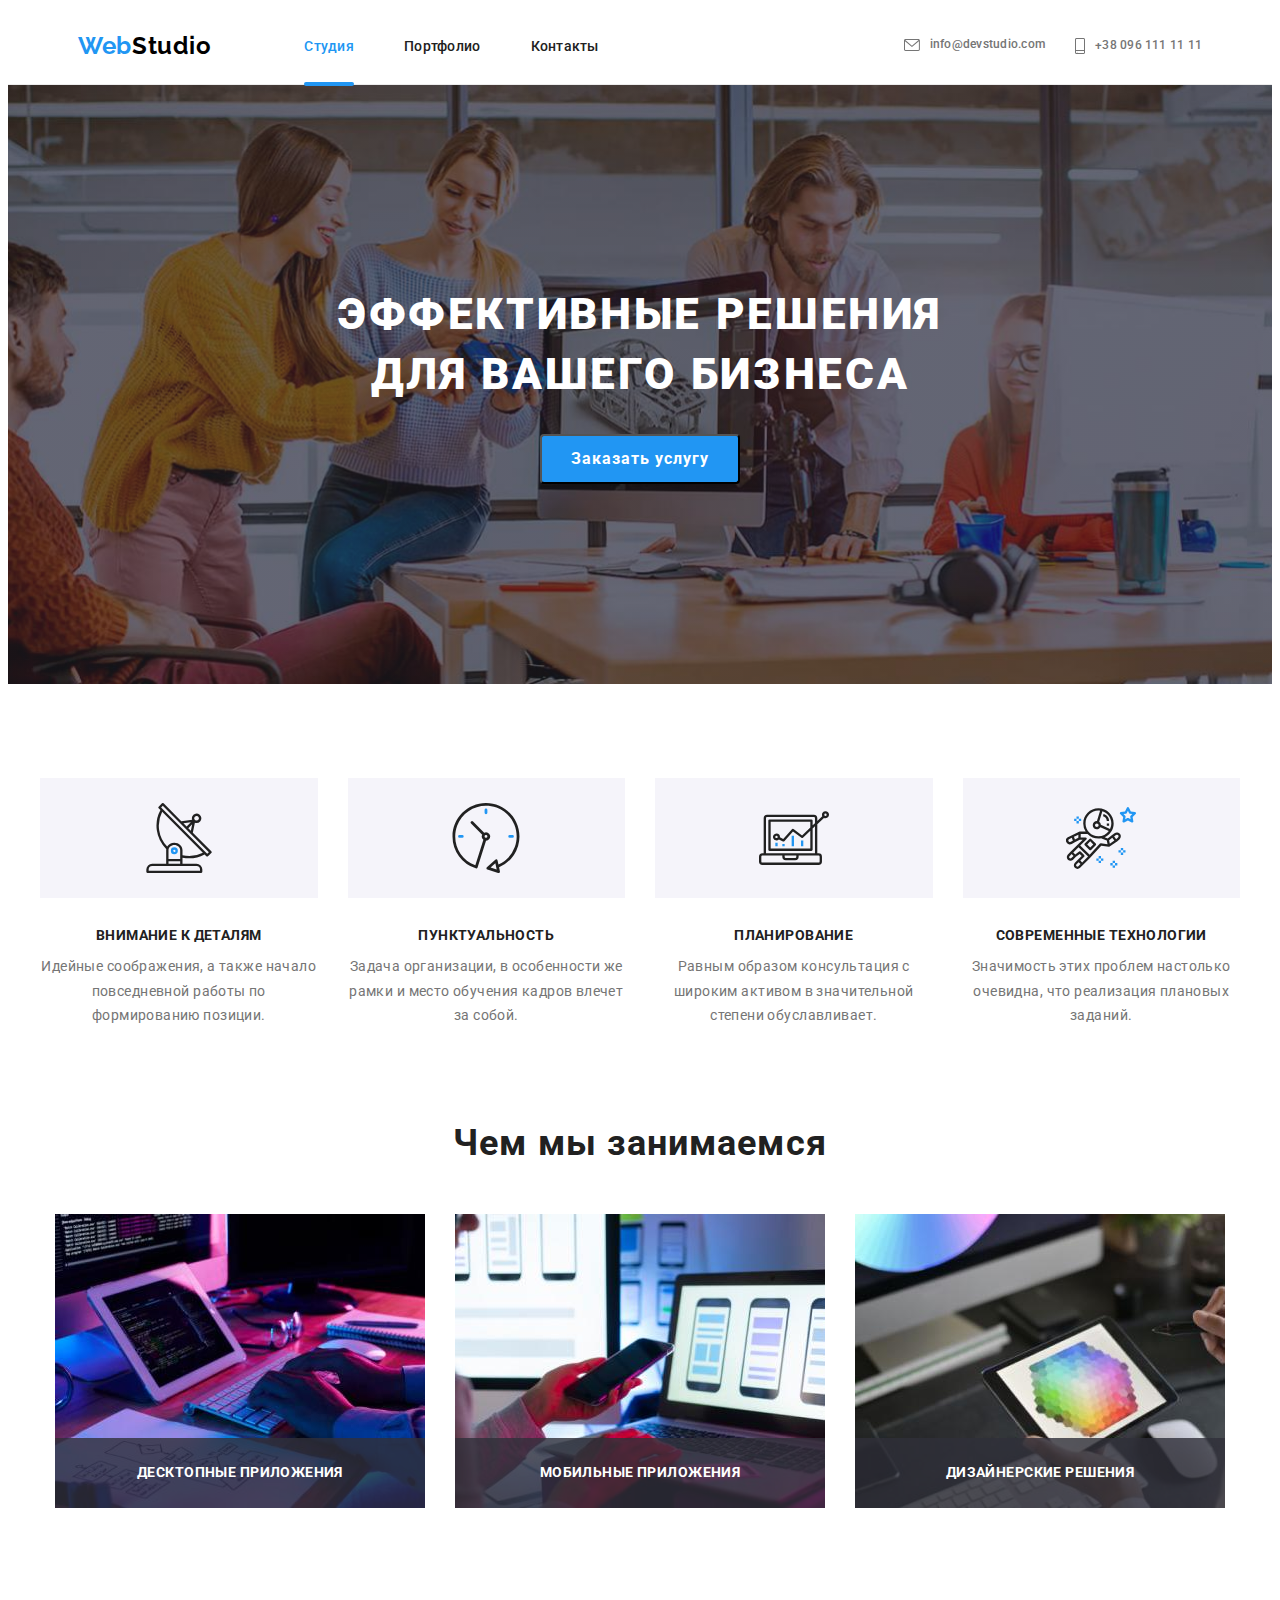
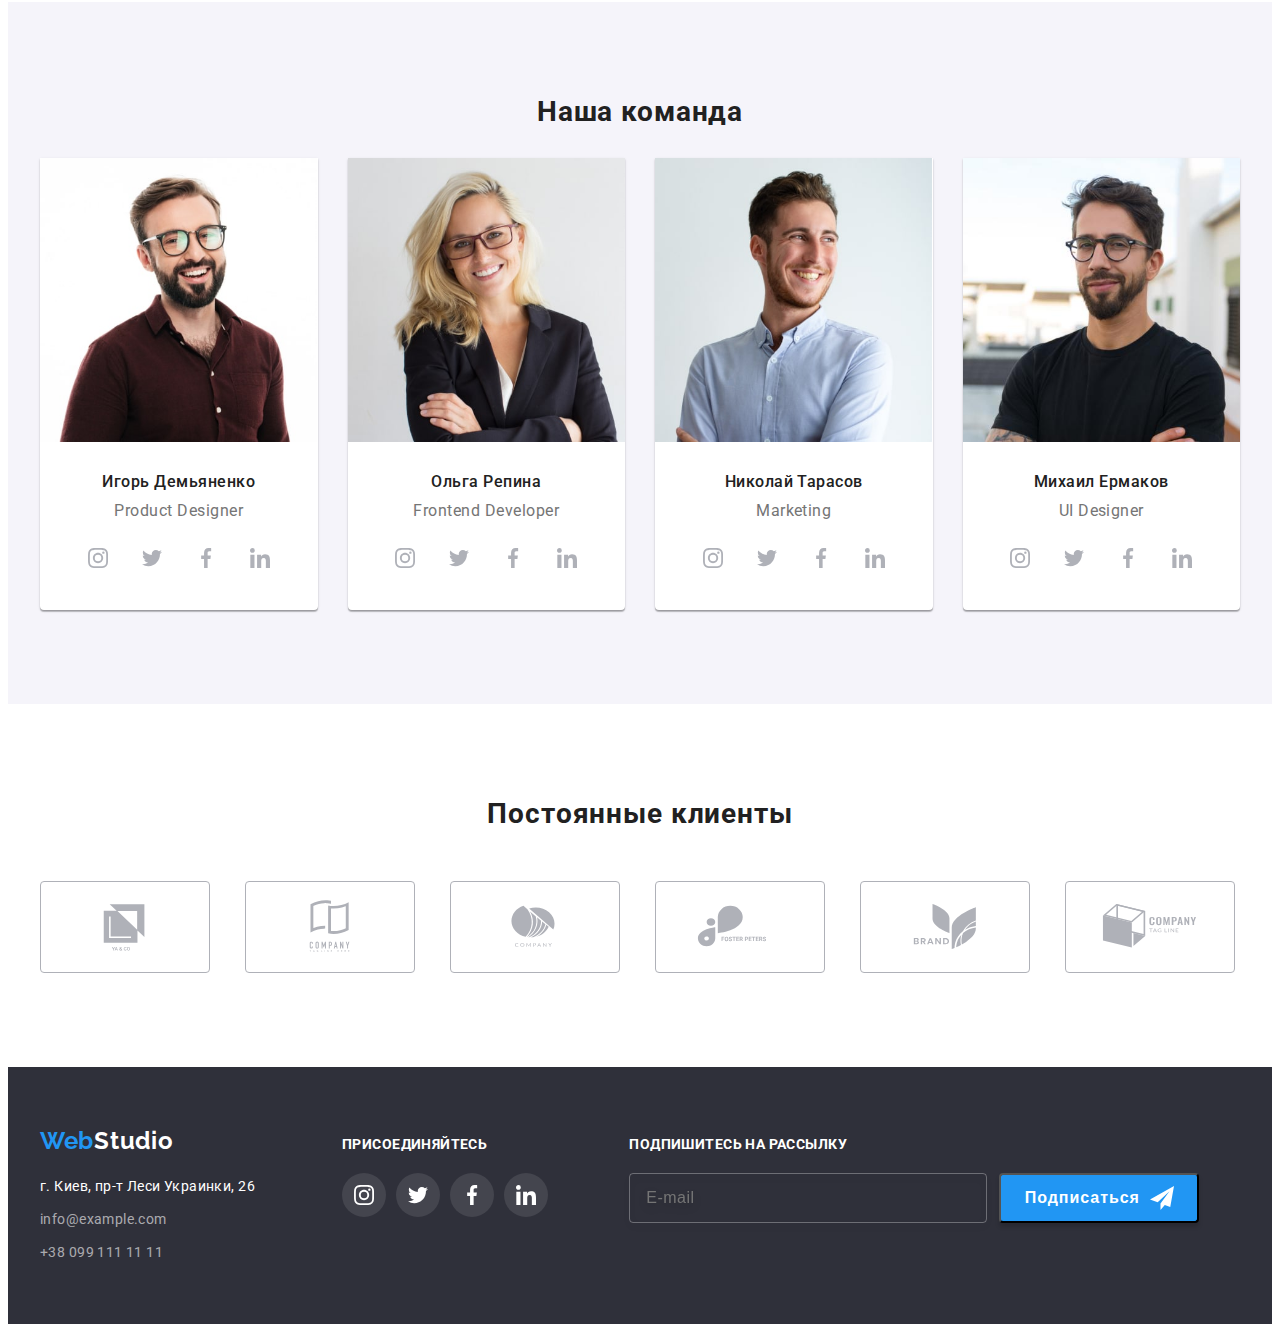
<file: index.html>
<!DOCTYPE html>
<html lang="ru">
<head>
    <meta charset="UTF-8">
    <meta http-equiv="X-UA-Compatible" content="IE=edge">
    <meta name="viewport" content="width=device-width, initial-scale=1.0">
    <title>Web Studio</title>
    <link rel="preconnect" href="https://fonts.googleapis.com">
    <link rel="preconnect" href="https://fonts.gstatic.com" crossorigin>
    <link href="https://fonts.googleapis.com/css2?family=Raleway:wght@700&family=Roboto:wght@400;500;700;900&display=swap"
        rel="stylesheet">
    <link rel="stylesheet" href="https://cdnjs.cloudflare.com/ajax/libs/modern-normalize/1.1.0/modern-normalize.min.css"
        integrity="sha512-wpPYUAdjBVSE4KJnH1VR1HeZfpl1ub8YT/NKx4PuQ5NmX2tKuGu6U/JRp5y+Y8XG2tV+wKQpNHVUX03MfMFn9Q=="
        crossorigin="anonymous" referrerpolicy="no-referrer" />
    <link rel="stylesheet" href="./css/main.min.css">
    
</head>
<body>
    <header class="header">
        <div class="container header-container">
        <a class="link header-logo"  href="./index.html" lang="en"><span class="logo">Web</span>Studio</a>
        <nav class="header-navigation">
            <ul class="list header-list">
                <li class="header-list__item"><a class="link header-list__item__link current active" href="./index.html">Студия</a></li>
                <li class="header-list__item"><a class="link header-list__item__link" href="./portfolio.html">Портфолио</a></li>
                <li class="header-list__item"><a class="link header-list__item__link" href="#contact">Контакты</a></li>
            </ul>
        </nav>
        <ul class="list header-contact">
        <li class="header-contact__item"><a class="link header-contact__link" href="mailto:info@devstudio.com">
            <svg class="header-contact__icon" width="16" height="12">
                <use href="./img/icons.svg#icon-envelope"></use></svg> info@devstudio.com</a></li>
        <li class="header-contact__item"><a class="link header-contact__link" href="tel:+380961111111"> <svg class="header-contact__icon" width="10" height="16">
            <use href="./img/icons.svg#icon-smartphone"></use>
        </svg> +38 096 111 11 11</a></li>
        </ul>
        <!---------- MOBAIL MENU ---------->
        <button type="button " class="header__mobail-btn" data-mobail-open><svg class="header__mobail-icon" width="40" height="40">
            <use href="./img/icons.svg#icon-menu"></use>
        </svg></button>
        </div>
        <div class="header__mobail-menu is-hidden" data-mobail>
            <div class="mob-menu-top">
            <button type="button" class="mobail-menu-close" data-mobail-close> 
                <svg class="mobail-menu-close__icon" width="18" height="18">
                    <use href="./img/icons.svg#icon-close"></use>
                </svg>
            </button>
            <nav class="header__mob-navigation">
                <ul class="list header__mob-list">
                    <li class="header__mob-list-item"><a class="link header__mob-list__item__link current active"
                            href="./index.html">Студия</a></li>
                    <li class="header__mob-list-item"><a class="link header__mob-list__item__link" href="./portfolio.html">Портфолио</a></li>
                    <li class="header__mob-list-item"><a class="link header__mob-list__item__link" href="#contact">Контакты</a></li>
                </ul>
            </nav></div>
            <div class="mob-menu-bottom">
            <ul class="list header__mob-contact">
                <li class="header__mob-contact__item"><a class="link header__mob-contact__link-tel" href="tel:+380961111111">+38 096 111 11 11</a></li>
                <li class="header__mob-contact__item"><a class="link header__mob-contact__link-mail" href="mailto:info@devstudio.com">info@devstudio.com</a></li>
            </ul>
            <ul class="header__mob-social-list list">
                <li class="header__mob-social-item"><a href="" class="header__mob-social-link link">Instagram</a><span class="header__mob-social-link-line"></span></li>
                <li class="header__mob-social-item"><a href="" class="header__mob-social-link link">Twitter</a><span class="header__mob-social-link-line"></span></li>
                <li class="header__mob-social-item"><a href="" class="header__mob-social-link link">Facebook</a><span class="header__mob-social-link-line"></span></li>
                <li class="header__mob-social-item"><a href="" class="header__mob-social-link link">LinkedIn</a></li>
            </ul></div>
        </div>
    </header>
    <main>
        <!--Главная фраза с конпкой-->
        <section class="hero">
            <h1 class="hero__title">Эффективные решения для вашего бизнеса</h1>
            <button type="button" class="hero__btn" data-modal-open>Заказать услугу</button>
        </section>
        <!--Особенности-->
        <section class="special">
            <div class="container">
            <h2 class="visually-hidden">Особенности</h2>
            <ul class="list special-list">
                <li class="special__item">
                    <div class="special__icon-list">
                    <svg class="special__icon" width="70" height="70">
                        <use href="./img/icons.svg#icon-antenna"></use>
                    </svg></div>
                    <h3 class="special-item-text">Внимание к деталям</h3>
                <p class="special-text">Идейные соображения, а также начало повседневной работы по формированию позиции.</p></li>
                <li class="special__item">
                    <div class="special__icon-list">
                    <svg class="special__icon" width="70" height="70">
                        <use href="./img/icons.svg#icon-clock"></use>
                    </svg></div>
                    <h3 class="special-item-text">Пунктуальность</h3>
                <p class="special-text">Задача организации, в особенности же рамки и место обучения кадров влечет за собой.</p></li>
                <li class="special__item">
                    <div class="special__icon-list">
                    <svg class="special__icon" width="70" height="70">
                        <use href="./img/icons.svg#icon-diagram"></use>
                    </svg></div>
                    <h3 class="special-item-text">Планирование</h3>
                <p class="special-text">Равным образом консультация с широким активом в значительной степени обуславливает.</p></li>
                <li class="special__item">
                    <div class="special__icon-list">
                    <svg class="special__icon" width="70" height="70">
                        <use href="./img/icons.svg#icon-astronaut"></use>
                    </svg></div>
                    <h3 class="special-item-text">Современные технологии</h3>
                <p class="special-text">Значимость этих проблем настолько очевидна, что реализация плановых заданий.</p></li>
            </ul>
            </div>
        </section>
        <!--Чем мы занимаемся-->
        <section class="work">
            <div class="container">
            <h2 class="work-title">Чем мы занимаемся</h2>
            <ul class="list work__list">
            <li class="work__item"><img src="img/we-work1.jpg" alt="Человек печатает на клавиатуре" width="370" height="294"/>
            <div class="work__list-container"><p class="work__list-title">Десктопные приложения</p></div></li>
            <li class="work__item"><img src="img/we-work2.jpg" alt="Человек держит телефон" width="370" height="294"/>
            <div class="work__list-container"><p class="work__list-title">Мобильные приложения</p></div></li>
            <li class="work__item"><img src="img/we-work3.jpg" alt="Человек держит планшет" width="370" height="294"/>
            <div class="work__list-container"><p class="work__list-title">Дизайнерские решения</p></div></li>
            </ul>
            </div>
        </section>
        <!--Наша команда-->
        <section class="team">
            <div class="container">
            <h2 class="team-title">Наша команда</h2>
            <ul class="list team__list">
                <li class="team__item">
                    <img 
                    srcset="./img/team1-mobail-x1-min.jpg 1x,
                    ./img/team1-mobail-x2-min.jpg 2x"
                    src="img/team1.jpg" alt="Фото нашего сотрудника" >
                    <div class="about-team">
                    <h3 class="team-subtitle">Игорь Демьяненко</h3>
                    <p class="team-text" lang="en">Product Designer</p>
                    <ul class="team-social-list list">
                        <li class="team__social-item">
                            <a href="" class="team__social-link">
                                <svg class="team__social-icon" width="20" height="20">
                                    <use href="./img/icons.svg#icon-instagram"></use>
                                </svg>
                            </a>
                        </li>
                        <li class="team__social-item">
                            <a href="" class="team__social-link">
                                <svg class="team__social-icon" width="20" height="20">
                                    <use href="./img/icons.svg#icon-twitter"></use>
                                </svg>
                            </a>
                        </li>
                        <li class="team__social-item">
                            <a href="" class="team__social-link">
                                <svg class="team__social-icon" width="20" height="20">
                                    <use href="./img/icons.svg#icon-facebook"></use>
                                </svg>
                            </a>
                        </li>
                        <li class="team__social-item">
                            <a href="" class="team__social-link">
                                <svg class="team__social-icon" width="20" height="20">
                                    <use href="./img/icons.svg#icon-linkedin"></use>
                                </svg>
                            </a>
                        </li>
                    </ul>
                    </div>
                </li>
                <li class="team__item">
                    <img 
                    srcset="./img/team2-mobail-x1-min.jpg 1x,
                    ./img/team2-mobail-x2-min.jpg 2x"
                    src="img/team2.jpg" alt="Фото нашего сотрудника" >
                    <div class="about-team">
                    <h3 class="team-subtitle">Ольга Репина</h3>
                    <p class="team-text" lang="en">Frontend Developer</p>
                    <ul class="team-social-list list">
                        <li class="team__social-item">
                            <a href="" class="team__social-link">
                                <svg class="team__social-icon" width="20" height="20">
                                    <use href="./img/icons.svg#icon-instagram"></use>
                                </svg>
                            </a>
                        </li>
                        <li class="team__social-item">
                            <a href="" class="team__social-link">
                                <svg class="team__social-icon" width="20" height="20">
                                    <use href="./img/icons.svg#icon-twitter"></use>
                                </svg>
                            </a>
                        </li>
                        <li class="team__social-item">
                            <a href="" class="team__social-link">
                                <svg class="team__social-icon" width="20" height="20">
                                    <use href="./img/icons.svg#icon-facebook"></use>
                                </svg>
                            </a>
                        </li>
                        <li class="team__social-item">
                            <a href="" class="team__social-link">
                                <svg class="team__social-icon" width="20" height="20">
                                    <use href="./img/icons.svg#icon-linkedin"></use>
                                </svg>
                            </a>
                        </li>
                    </ul>
                    </div>
                </li>
                <li class="team__item">
                    <img 
                    srcset="./img/team3-mobail-x1-min.jpg 1x,
                    ./img/team3-mobail-x2-min.jpg 2x"
                    src="img/team3.jpg" alt="Фото нашего сотрудника">
                    <div class="about-team">
                    <h3 class="team-subtitle">Николай Тарасов</h3>
                    <p class="team-text" lang="en">Marketing</p>
                    <ul class="team-social-list list">
                        <li class="team__social-item">
                            <a href="" class="team__social-link">
                                <svg class="team__social-icon" width="20" height="20">
                                    <use href="./img/icons.svg#icon-instagram"></use>
                                </svg>
                            </a>
                        </li>
                        <li class="team__social-item">
                            <a href="" class="team__social-link">
                                <svg class="team__social-icon" width="20" height="20">
                                    <use href="./img/icons.svg#icon-twitter"></use>
                                </svg>
                            </a>
                        </li>
                        <li class="team__social-item">
                            <a href="" class="team__social-link">
                                <svg class="team__social-icon" width="20" height="20">
                                    <use href="./img/icons.svg#icon-facebook"></use>
                                </svg>
                            </a>
                        </li>
                        <li class="team__social-item">
                            <a href="" class="team__social-link">
                                <svg class="team__social-icon" width="20" height="20">
                                    <use href="./img/icons.svg#icon-linkedin"></use>
                                </svg>
                            </a>
                        </li>
                    </ul>
                    </div>
                </li>
                <li class="team__item">
                    <img 
                    srcset="./img/team4-mobail-x1.jpg 1x,
                    ./img/team4-mobail-x2.jpg 2x"
                    src="img/team4.jpg" alt="Фото нашего сотрудника">
                    <div class="about-team">
                    <h3 class="team-subtitle">Михаил Ермаков</h3>
                    <p class="team-text" lang="en">UI Designer</p>
                    <ul class="team-social-list list">
                        <li class="team__social-item">
                            <a href="" class="team__social-link">
                                <svg class="team__social-icon" width="20" height="20">
                                    <use href="./img/icons.svg#icon-instagram"></use>
                                </svg>
                            </a>
                        </li>
                        <li class="team__social-item">
                            <a href="" class="team__social-link">
                                <svg class="team__social-icon" width="20" height="20">
                                    <use href="./img/icons.svg#icon-twitter"></use>
                                </svg>
                            </a>
                        </li>
                        <li class="team__social-item">
                            <a href="" class="team__social-link">
                                <svg class="team__social-icon" width="20" height="20">
                                    <use href="./img/icons.svg#icon-facebook"></use>
                                </svg>
                            </a>
                        </li>
                        <li class="team__social-item">
                            <a href="" class="team__social-link">
                                <svg class="team__social-icon" width="20" height="20">
                                    <use href="./img/icons.svg#icon-linkedin"></use>
                                </svg>
                            </a>
                        </li>
                    </ul>
                    </div>
                </li>
            </ul>
            </div>
        </section>
        <!--Our clients-->
        <section class="clients">
            <div class="container">
                <h2 class="clients-title">Постоянные клиенты</h2>
                <ul class="list clients__list">
                    <li class="clients__list-item"><a href="" class="clients__list-link">
                        <svg class="clients__list-icon" width="106" height="60"><use href="./img/icons.svg#icon-Logo-1"></use> </svg>
                    </a></li>
                    <li class="clients__list-item"><a href="" class="clients__list-link">
                        <svg class="clients__list-icon" width="106" height="60"><use href="./img/icons.svg#icon-Logo-2"></use> </svg>
                    </a></li>
                    <li class="clients__list-item"><a href="" class="clients__list-link">
                        <svg class="clients__list-icon" width="106" height="60"><use href="./img/icons.svg#icon-Logo-3"></use> </svg>
                    </a></li>
                    <li class="clients__list-item"><a href="" class="clients__list-link">
                        <svg class="clients__list-icon" width="106" height="60"><use href="./img/icons.svg#icon-Logo-4"></use> </svg>
                    </a></li>
                    <li class="clients__list-item"><a href="" class="clients__list-link">
                        <svg class="clients__list-icon" width="106" height="60"><use href="./img/icons.svg#icon-Logo-5"></use> </svg>
                    </a></li>
                    <li class="clients__list-item"><a href="" class="clients__list-link">
                        <svg class="clients__list-icon" width="106" height="60"><use href="./img/icons.svg#icon-Logo-6"></use> </svg>
                    </a></li>
                </ul>
            </div>
        </section>
    </main>
    <footer class="footer">
        <div class="container footer-container">
            <div class="tab-footer-container">
            <div class=" main-footer-container">
            <a class="link footer-logo" href="./index.html" lang="en"> <span class="logo">Web</span>Studio</a>
            <address class="footer-address">
                <ul class="list footer-address__list">
                    <li class="footer-address__item">
                        <a class="link footer-address__map-link" href="https://goo.gl/maps/WGqsA9wQTFZPvck86" target="_blank" rel="noreferrer noopener">г. Киев, пр-т Леси Украинки, 26</a>
                    </li>
                    <li class="footer-address__item"><a class="link footer-address__link" href="mailto:info@example.com">info@example.com</a></li>
                    <li class="footer-address__item"><a class="link footer-address__link" href="tel:+380991111111">+38 099 111 11 11</a></li>
                </ul>
            </address>
            </div>
            <div class="main-footer-social-container">
                <h3 class="social-title">Присоединяйтесь</h3>
                <ul class="main-footer-social__list list">
                    <li class="main-footer-social__item">
                        <a href="" class="main-footer-social__link">
                            <svg class="main-footer-social__icon" width="20" height="20">
                                <use href="./img/icons.svg#icon-instagram"></use>
                            </svg>
                        </a>
                    </li>
                    <li class="main-footer-social__item">
                        <a href="" class="main-footer-social__link">
                            <svg class="main-footer-social__icon" width="20" height="20">
                                <use href="./img/icons.svg#icon-twitter"></use>
                            </svg>
                        </a>
                    </li>
                    <li class="main-footer-social__item">
                        <a href="" class="main-footer-social__link">
                            <svg class="main-footer-social__icon" width="20" height="20">
                                <use href="./img/icons.svg#icon-facebook"></use>
                            </svg>
                        </a>
                    </li>
                    <li class="main-footer-social__item">
                        <a href="" class="main-footer-social__link">
                            <svg class="main-footer-social__icon" width="20" height="20">
                                <use href="./img/icons.svg#icon-linkedin"></use>
                            </svg>
                        </a>
                    </li>
                </ul>
            </div></div>
            <div class="main-footer-input ">
                <p class="footer-input-title">Подпишитесь на рассылку</p>
                <div class="input-container">
                <input 
                type="email"
                name="footer-input"
                class="footer-input"
                placeholder="E-mail">
                <button type="button" class="footer-input-btn">Подписаться <svg class="footer-input-icon" width="24" height="24">
                    <use href="./img/icons.svg#icon-send"></use>
                </svg></button></div>
            </div>
        </div>
    </footer>
    <!-------------------MODAL------------------->
    <div class="backdrop is-hidden" data-modal>
        <div class="modal">
            <button type="button" class="modal-close" data-modal-close>
                <svg class="modal-close__icon" width="18" height="18">
                    <use href="./img/icons.svg#icon-close"></use>
                </svg>
            </button>
            <p class="modal-title">Оставьте свои данные, мы вам перезвоним</p>
            <form action="#" class="modal-form">
                <div class="modal-form__field">
                <label for="user-name" class="modal-lable-text">Имя</label>
                <div class="input-wrap">
                <input 
                type="text"
                name="user-name" 
                id="user-name" 
                class="modal-form__input"
                required
                minlength="2">
                <svg class="input-icon" width="18" height="18">
                    <use href="./img/icons.svg#icon-person"></use>
                </svg>
                </div>
                </div>
                <div class="modal-form__field">
                <label for="user-phone" class="modal-lable-text">Телефон</label>
                <div class="input-wrap">
                <input 
                type="tel" 
                name="user-phone" 
                id="user-phone" 
                class="modal-form__input"
                required>
                <svg class="input-icon" width="18" height="18">
                    <use href="./img/icons.svg#icon-phone"></use>
                </svg>
                </div>
                </div>
                <div class="modal-form__field">
                <label for="user-email" class="modal-lable-text">Почта</label>
                <div class="input-wrap">
                <input 
                type="email" 
                name="user-email" 
                id="user-email" 
                class="modal-form__input"
                required>
                <svg class="input-icon" width="18" height="18">
                    <use href="./img/icons.svg#icon-email"></use>
                </svg>
                </div>
                </div>
                <div class="modal-form__field">
                <label for="coment" class="modal-lable-text">Коментарий</label>
                <textarea 
                name="coment" 
                id="coment" 
                class="modal-form__text"
                placeholder="Введите текст"></textarea>
                </div>
                <div class="modal-field">
                <input 
                type="checkbox"
                name="user-agree"
                id="user-agree"
                class="modal-check visually-hidden"
                ><label for="user-agree" class="modal-checkbox__text">
                    <span class="check-item"><svg class="checkbox-input-icon" width="16" height="15">
                        <use href="./img/icons.svg#icon-check"></use>
                    </svg></span>
                    Соглашаюсь с рассылкой и принимаю <a href="" class="modal-checkbox-text-link"> Условия договора </a> </label></div>
                <button type="submit" class="modal-btn">Отправить</button>
            </form>
        </div>
    </div>
    <script src="./js/modal.js"></script>
    <script src="./js/mobail-menu.js"></script>
</body>
</html>
</file>
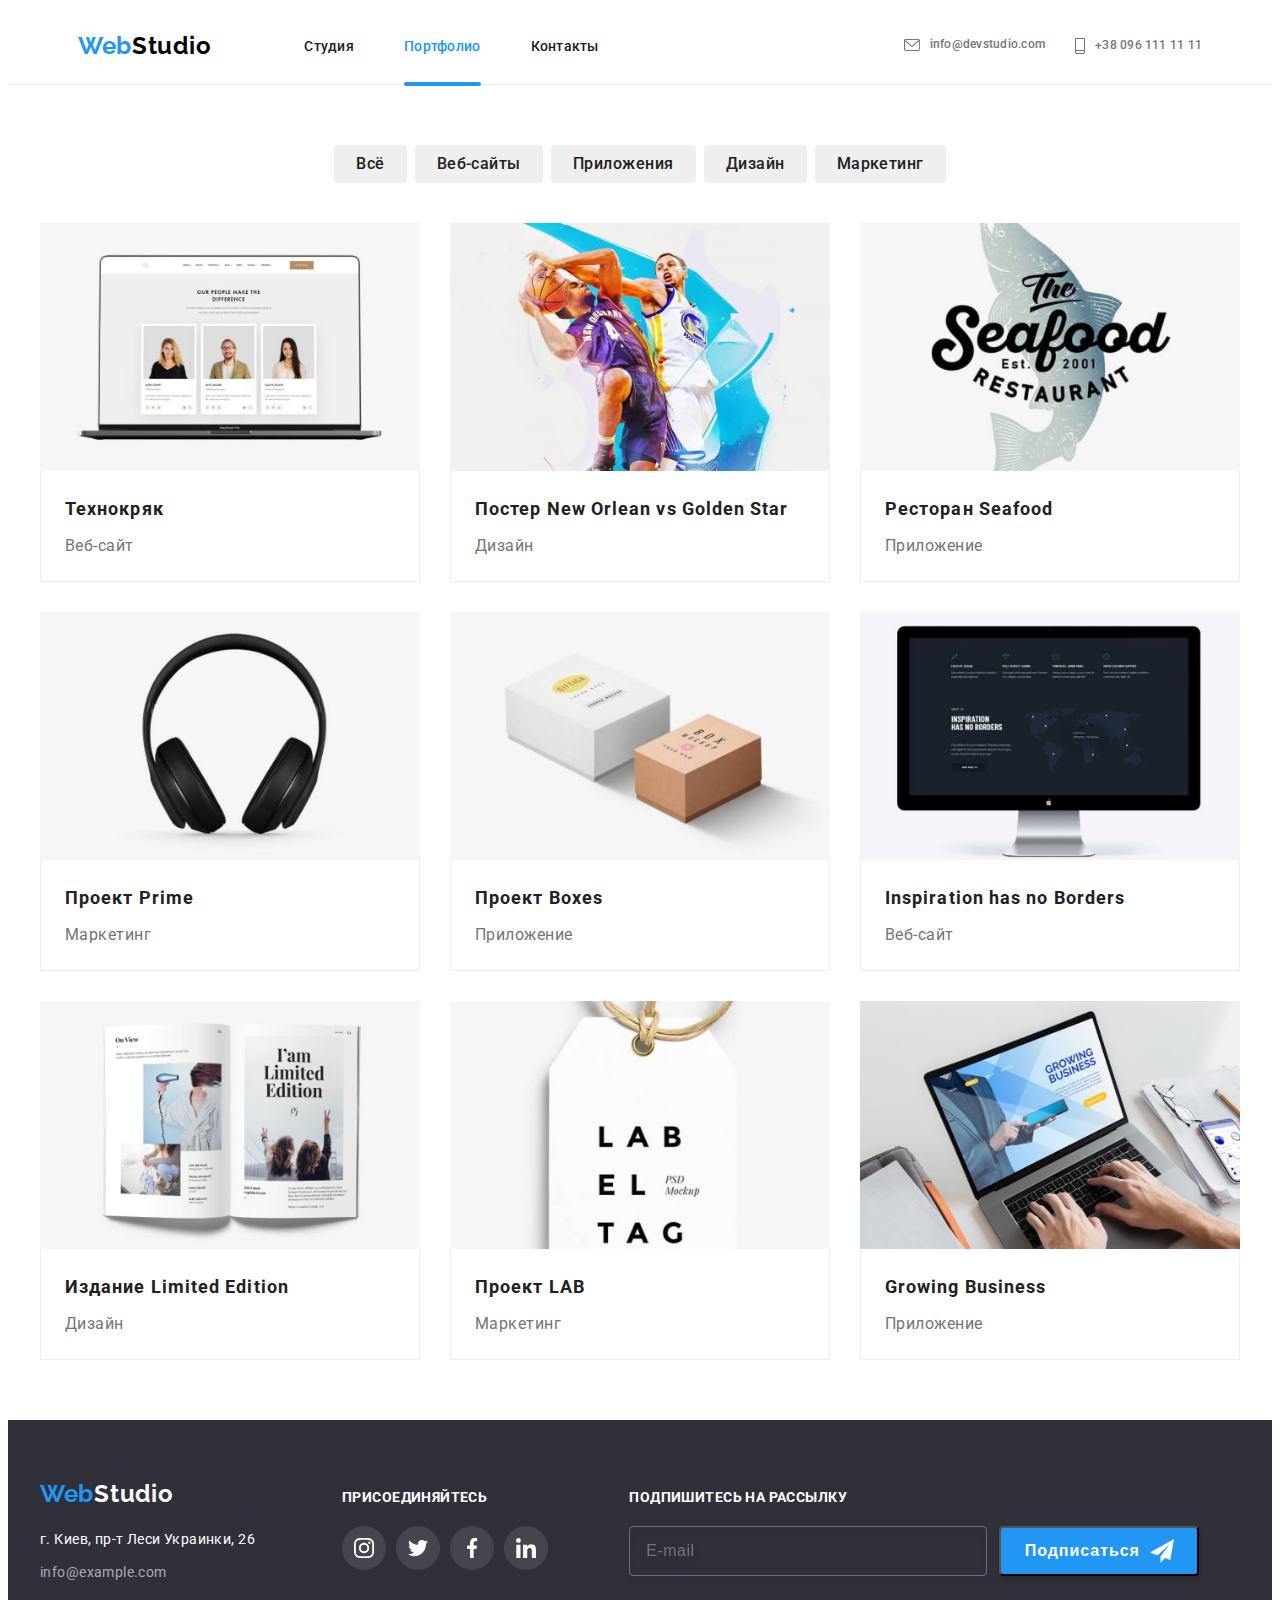
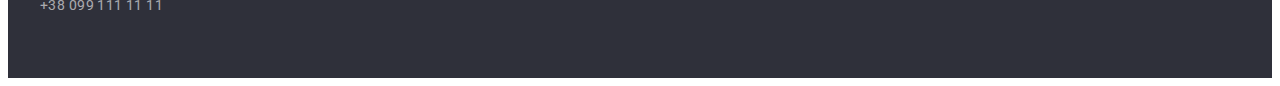
<file: portfolio.html>
<!DOCTYPE html>
<html lang="ru">
<head>
    <meta charset="UTF-8">
    <meta http-equiv="X-UA-Compatible" content="IE=edge">
    <meta name="viewport" content="width=device-width, initial-scale=1.0">
    <title>Portfolio</title>
    <link rel="preconnect" href="https://fonts.googleapis.com">
    <link rel="preconnect" href="https://fonts.gstatic.com" crossorigin>
    <link href="https://fonts.googleapis.com/css2?family=Raleway:wght@700&family=Roboto:wght@400;500;700;900&display=swap"
        rel="stylesheet">
    <link rel="stylesheet" href="https://cdnjs.cloudflare.com/ajax/libs/modern-normalize/1.1.0/modern-normalize.min.css"
        integrity="sha512-wpPYUAdjBVSE4KJnH1VR1HeZfpl1ub8YT/NKx4PuQ5NmX2tKuGu6U/JRp5y+Y8XG2tV+wKQpNHVUX03MfMFn9Q=="
        crossorigin="anonymous" referrerpolicy="no-referrer" />
    <link rel="stylesheet" href="./css/main.min.css">
</head>
<body>
    <header class="header">
        <div class="container header-container header-line">
        <a class="link header-logo"  href="./index.html" lang="en"><span class="logo">Web</span>Studio</a>
        <nav class="header-navigation">
            <ul class="list header-list">
                <li class="header-list__item"><a class="link header-list__item__link" href="./index.html">Студия</a></li>
                <li class="header-list__item"><a class="link header-list__item__link current active" href="./portfolio.html">Портфолио</a></li>
                <li class="header-list__item"><a class="link header-list__item__link" href="#contact">Контакты</a></li>
            </ul>
        </nav>
        <ul class="list header-contact">
            <li class="header-contact__item"><a class="link header-contact__link" href="mailto:info@devstudio.com">
                    <svg class="header-contact__icon" width="16" height="12">
                        <use href="./img/icons.svg#icon-envelope"></use>
                    </svg> info@devstudio.com</a></li>
            <li class="header-contact__item"><a class="link header-contact__link" href="tel:+380961111111"> <svg
                        class="header-contact__icon" width="10" height="16">
                        <use href="./img/icons.svg#icon-smartphone"></use>
                    </svg> +38 096 111 11 11</a></li>
        </ul>
            <!---------- MOBAIL MENU ---------->
            <button type="button " class="header__mobail-btn" data-mobail-open><svg class="header__mobail-icon" width="40"
                    height="40">
                    <use href="./img/icons.svg#icon-menu"></use>
                </svg></button>
            </div>
            <div class="header__mobail-menu is-hidden" data-mobail>
                <div class="mob-menu-top">
                    <button type="button" class="mobail-menu-close" data-mobail-close>
                        <svg class="mobail-menu-close__icon" width="18" height="18">
                            <use href="./img/icons.svg#icon-close"></use>
                        </svg>
                    </button>
                    <nav class="header__mob-navigation">
                        <ul class="list header__mob-list">
                            <li class="header__mob-list-item"><a class="link header__mob-list__item__link "
                                    href="./index.html">Студия</a></li>
                            <li class="header__mob-list-item"><a class="link header__mob-list__item__link current active"
                                    href="./portfolio.html">Портфолио</a></li>
                            <li class="header__mob-list-item"><a class="link header__mob-list__item__link"
                                    href="#contact">Контакты</a></li>
                        </ul>
                    </nav>
                </div>
                <div class="mob-menu-bottom">
                    <ul class="list header__mob-contact">
                        <li class="header__mob-contact__item"><a class="link header__mob-contact__link-tel"
                                href="tel:+380961111111">+38 096 111 11 11</a></li>
                        <li class="header__mob-contact__item"><a class="link header__mob-contact__link-mail"
                                href="mailto:info@devstudio.com">info@devstudio.com</a></li>
                    </ul>
                    <ul class="header__mob-social-list list">
                        <li class="header__mob-social-item"><a href="" class="header__mob-social-link link">Instagram</a><span
                                class="header__mob-social-link-line"></span></li>
                        <li class="header__mob-social-item"><a href="" class="header__mob-social-link link">Twitter</a><span
                                class="header__mob-social-link-line"></span></li>
                        <li class="header__mob-social-item"><a href="" class="header__mob-social-link link">Facebook</a><span
                                class="header__mob-social-link-line"></span></li>
                        <li class="header__mob-social-item"><a href="" class="header__mob-social-link link">LinkedIn</a></li>
                    </ul>
                </div>
            </div>
        </div>
    </header>
    <main>
        <section class="portfolio">
            <div class="container portfolio-container ">
                <ul class="list btn-list">
                    <li class="btn__item"><button class="btn__section" type="button">Всё</button></li>
                    <li class="btn__item"><button class="btn__section" type="button">Веб-сайты</button></li>
                    <li class="btn__item"><button class="btn__section" type="button">Приложения</button></li>
                    <li class="btn__item"><button class="btn__section" type="button">Дизайн</button></li>
                    <li class="btn__item"><button class="btn__section" type="button">Маркетинг</button></li>
                </ul>
            <!-- Portfolio -->
                <ul class="list portfolio-list">
                    <li class="portfolio-list__item">
                        <div class="portfolio-item__wrap">
                        <a href="" class="link portfolio-link">
                        <img 
                        srcset="./img/portfolio1-1x-min.jpg 1x,
                        ./img/portfolio1-2x-min.jpg 2x"
                        src="./img/project1.jpg" alt="Сотрудники" >
                        <p class="portfolio-item-top-text">
                            Технокряк это современная площадка распространения коронавируса. Компании используют эту
                            платформу для цифрового шпионажа и атак на защищённые сервера конкурентов.</p></div>
                        <div class="about-portfolio-img">
                        <h2 class="portfolio-title">Технокряк</h2>
                        <p class="portfolio-text">Веб-сайт</p>
                        </div>
                        </a>
                    </li>
                    <li class="portfolio-list__item">
                        <a href="" class="link portfolio-link">
                        <img 
                        srcset="./img/portfolio2-1x-min.jpg 1x,
                        ./img/portfolio2-2x-min.jpg 2x"
                        src="./img/project2.jpg" alt="Два игрока в баскетбол" >
                        <div class="about-portfolio-img">
                        <h2 class="portfolio-title">Постер New Orlean vs Golden Star</h2>
                        <p class="portfolio-text">Дизайн</p>
                        </div>
                        </a>
                    </li>
                    <li class="portfolio-list__item">
                        <a href="" class="link portfolio-link">
                        <img 
                        srcset="./img/portfolio3-1x-min.jpg 1x,
                        ./img/portfolio3-2x-min.jpg 2x"
                        src="./img/project3.jpg" alt="Логотип ресторана" >
                        <div class="about-portfolio-img">
                        <h2 class="portfolio-title">Ресторан Seafood</h2>
                        <p class="portfolio-text">Приложение</p>
                        </div>
                        </a>
                    </li>
                    <li class="portfolio-list__item">
                        <a href="" class="link portfolio-link">
                        <img 
                        srcset="./img/portfolio4-1x-min.jpg 1x,
                        ./img/portfolio4-2x-min.jpg 2x"
                        src="./img/project4.jpg" alt="Наушники" >
                        <div class="about-portfolio-img">
                        <h2 class="portfolio-title">Проект Prime</h2>
                        <p class="portfolio-text">Маркетинг</p>
                        </div>
                        </a>
                    </li>
                    <li class="portfolio-list__item">
                        <a href="" class="link portfolio-link">
                        <img 
                        srcset="./img/portfolio5-1x-min.jpg 1x,
                        ./img/portfolio5-2x-min.jpg 2x"
                        src="./img/project5.jpg" alt="Две коробки" >
                        <div class="about-portfolio-img">
                        <h2 class="portfolio-title">Проект Boxes</h2>
                        <p class="portfolio-text">Приложение</p>
                        </div>
                        </a>
                    </li>
                    <li class="portfolio-list__item">
                        <a href="" class="link portfolio-link">
                        <img 
                        srcset="./img/portfolio6-1x-min.jpg 1x,
                        ./img/portfolio6-2x-min.jpg 2x"
                        src="./img/project6.jpg" alt="Монитор" >
                        <div class="about-portfolio-img">
                        <h2 class="portfolio-title">Inspiration has no Borders</h2>
                        <p class="portfolio-text">Веб-сайт</p>
                        </div>
                        </a>
                    </li>
                    <li class="portfolio-list__item">
                        <a href="" class="link portfolio-link">
                        <img 
                        srcset="./img/portfolio7-1x-min.jpg 1x,
                        ./img/portfolio7-2x-min.jpg 2x"
                        src="./img/project7.jpg" alt="Журнал" >
                        <div class="about-portfolio-img">
                        <h2 class="portfolio-title">Издание Limited Edition</h2>
                        <p class="portfolio-text">Дизайн</p>
                        </div>
                        </a>
                    </li>
                    <li class="portfolio-list__item">
                        <a href="" class="link portfolio-link">
                        <img 
                        srcset="./img/portfolio8-1x-min.jpg 1x,
                        ./img/portfolio8-2x-min.jpg 2x"
                        src="./img/project8.jpg" alt="Бирка" >
                        <div class="about-portfolio-img">
                        <h2 class="portfolio-title">Проект LAB</h2>
                        <p class="portfolio-text">Маркетинг</p>
                        </div>
                        </a>
                    </li>
                    <li class="portfolio-list__item">
                        <a href="" class="link portfolio-link">
                        <img 
                        srcset="./img/portfolio9-1x-min.jpg 1x,
                        ./img/portfolio9-2x-min.jpg 2x"
                        src="./img/project9.jpg" alt="Человек работает за ноутбуком" >
                        <div class="about-portfolio-img">
                        <h2 class="portfolio-title">Growing Business</h2>
                        <p class="portfolio-text">Приложение</p>
                        </div>
                        </a>
                    </li>
                </ul>
            </div>
        </section> 
    </main>
    <footer class="footer">
        <div class="container footer-container">
            <div class="tab-footer-container">
                <div class=" main-footer-container">
                    <a class="link footer-logo" href="./index.html" lang="en"> <span class="logo">Web</span>Studio</a>
                    <address class="footer-address">
                        <ul class="list footer-address__list">
                            <li class="footer-address__item">
                                <a class="link footer-address__map-link" href="https://goo.gl/maps/WGqsA9wQTFZPvck86"
                                    target="_blank" rel="noreferrer noopener">г. Киев, пр-т Леси Украинки, 26</a>
                            </li>
                            <li class="footer-address__item"><a class="link footer-address__link"
                                    href="mailto:info@example.com">info@example.com</a></li>
                            <li class="footer-address__item"><a class="link footer-address__link"
                                    href="tel:+380991111111">+38 099 111 11 11</a></li>
                        </ul>
                    </address>
                </div>
                <div class="main-footer-social-container">
                    <h3 class="social-title">Присоединяйтесь</h3>
                    <ul class="main-footer-social__list list">
                        <li class="main-footer-social__item">
                            <a href="" class="main-footer-social__link">
                                <svg class="main-footer-social__icon" width="20" height="20">
                                    <use href="./img/icons.svg#icon-instagram"></use>
                                </svg>
                            </a>
                        </li>
                        <li class="main-footer-social__item">
                            <a href="" class="main-footer-social__link">
                                <svg class="main-footer-social__icon" width="20" height="20">
                                    <use href="./img/icons.svg#icon-twitter"></use>
                                </svg>
                            </a>
                        </li>
                        <li class="main-footer-social__item">
                            <a href="" class="main-footer-social__link">
                                <svg class="main-footer-social__icon" width="20" height="20">
                                    <use href="./img/icons.svg#icon-facebook"></use>
                                </svg>
                            </a>
                        </li>
                        <li class="main-footer-social__item">
                            <a href="" class="main-footer-social__link">
                                <svg class="main-footer-social__icon" width="20" height="20">
                                    <use href="./img/icons.svg#icon-linkedin"></use>
                                </svg>
                            </a>
                        </li>
                    </ul>
                </div>
            </div>
            <div class="main-footer-input ">
                <p class="footer-input-title">Подпишитесь на рассылку</p>
                <div class="input-container">
                    <input type="email" name="footer-input" class="footer-input" placeholder="E-mail">
                    <button type="button" class="footer-input-btn">Подписаться <svg class="footer-input-icon" width="24"
                            height="24">
                            <use href="./img/icons.svg#icon-send"></use>
                        </svg></button>
                </div>
            </div>
        </div>
    </footer>
    <script src="./js/mobail-menu.js"></script>
</body>
</html>
</file>
<file: css/main.min.css>
:root{--second-title-color: #ffffff;--main-title-color: #212121;--main-text-color: #757575;--accent-color: #2196f3;--main-btn-color: #ffffff;--second-btn-color: #212121;--header-text-color: #212121;--footer-text-color: #ffffff;--second-footer-text-color: #ffffff99}p,h1,h2,h3,h4,h5,h6{margin:0}ul{margin:0;padding:0}img{display:block;max-width:100%;height:auto}button{cursor:pointer}body{font-family:'Roboto', sans-serif;background-color:#ffffff}.list{list-style:none}.link{text-decoration:none}.container{width:100%;padding:0px 15px;margin:0 auto}@media screen and (min-width: 480px){.container{width:480px}}@media screen and (min-width: 768px){.container{width:768px}}@media screen and (min-width: 1200px){.container{width:1200px}}.visually-hidden{position:absolute;white-space:nowrap;width:1px;height:1px;overflow:hidden;border:0;padding:0;clip:rect(0 0 0 0);clip-path:inset(50%);margin:-1px}.header{border-bottom:1px solid #ececec;padding:10px 0}@media screen and (min-width: 768px){.header{padding:21px 0}}@media screen and (min-width: 1200px){.header{padding:24px 0}}.header-logo{font-family:Raleway;font-weight:700;font-size:24px;line-height:1.16;letter-spacing:0.03em;color:#000000}@media screen and (min-width: 768px){.header-logo{display:inline;margin-right:88px}}@media screen and (min-width: 1200px){.header-logo{margin-right:93px}}.logo{color:var(--accent-color)}.header-container{display:flex;align-items:center;justify-content:center;margin:0 auto}.header-contact{display:none}@media screen and (min-width: 768px){.header-contact{display:inline;margin-left:84px}}@media screen and (min-width: 1200px){.header-contact{display:flex;margin-left:305px}}.header-contact__item:not(:last-child){margin-bottom:10px}@media screen and (min-width: 1200px){.header-contact__item:not(:last-child){margin-right:30px;margin-bottom:0}}.header-list{display:none}@media screen and (min-width: 768px){.header-list{display:flex}}.header-list__item:not(:last-child){margin-right:50px}.header-list__item__link{font-weight:500;font-size:14px;line-height:1.14;letter-spacing:0.02em;color:var(--main-title-color);transition:250ms cubic-bezier(0.4, 0, 0.2, 1);position:relative;transition-property:color}.header-list__item__link:hover,.header-list__item__link:focus{color:var(--accent-color)}.header-contact__icon{fill:currentColor;margin-right:10px}.header-contact__link{font-weight:500;font-size:14px;line-height:1.14;letter-spacing:0.02em;color:var(--main-text-color);display:flex;align-items:center;transition:250ms cubic-bezier(0.4, 0, 0.2, 1);transition-property:color}.header-contact__link:hover,.header-contact__link:focus{color:var(--accent-color)}@media screen and (min-width: 768px){.header-contact__link{font-size:12px}}.header__mobail-btn{padding:0;border:0;background-color:transparent;margin-left:auto}.header__mobail-btn:hover,.header__mobail-btn:focus{fill:var(--accent-color)}@media screen and (min-width: 768px){.header__mobail-btn{display:none}}.header__mobail-menu{position:fixed;background-color:var(--second-title-color);top:0;width:100vw;height:100vh;z-index:2;transition:500ms cubic-bezier(0.4, 0, 0.2, 1);display:flex;flex-direction:column;justify-content:space-between}.mobail-menu-close{width:40px;height:40px;background:#ffffff;border:1px solid #ffffff;position:absolute;top:8px;right:8px;display:flex;align-items:center;justify-content:center;transition:border-color 250ms cubic-bezier(0.4, 0, 0.2, 1)}.mobail-menu-close:focus,.mobail-menu-close:hover{fill:var(--accent-color)}.header__mob-list{margin-top:48px}@media screen and (min-width: 480px){.header__mob-list{margin-left:40px}}.header__mob-list__item__link{font-weight:500;font-size:30px;line-height:1.17;letter-spacing:0.02em;color:var(--header-text-color);margin-left:10px}.header__mob-list-item:not(:last-child){margin-bottom:32px}.current{color:var(--accent-color)}.current::after{content:'';width:100%;height:4px;background-color:var(--accent-color);border-radius:2px;position:absolute;display:block;bottom:-32px}.header__mob-contact{display:flex;flex-direction:column;margin-left:10px}@media screen and (min-width: 480px){.header__mob-contact{margin-left:40px}}.header__mob-contact__item:not(:last-child){margin-bottom:32px}.header__mob-contact__link-tel{font-weight:500;font-size:28px;line-height:1.17;letter-spacing:0.02em;color:var(--accent-color);margin-bottom:32px}.header__mob-contact__link-mail{font-weight:500;font-size:20px;line-height:1.16;letter-spacing:0.02em;color:var(--main-text-color)}.header__mob-social-list{display:flex;align-items:center;margin-top:64px;margin-bottom:48px;margin-left:10px}@media screen and (min-width: 480px){.header__mob-social-list{margin-left:40px}}.header__mob-social-link{font-weight:500;font-size:16px;line-height:1.22;letter-spacing:0.02em;color:var(--accent-color)}@media screen and (min-width: 480px){.header__mob-social-link{font-size:18px}}.header__mob-social-link-line{width:22px;border:1px solid rgba(33,33,33,0.2);transform:rotate(90deg);margin-right:5px;margin-left:5px}@media screen and (min-width: 480px){.header__mob-social-link-line{margin-right:10px;margin-left:10px}}.hero{background-color:#2f303a;background-image:linear-gradient(rgba(47,48,58,0.4), rgba(47,48,58,0.4)),url(../img/hero-mobail-x1-min.jpg);background-repeat:no-repeat;background-position:center;background-size:cover;text-align:center;padding-top:118px;padding-bottom:118px}@media (min-device-pixel-ratio: 2), (min-resolution: 192dpi), (min-resolution: 2dppx){.hero{background-image:linear-gradient(rgba(47,48,58,0.4), rgba(47,48,58,0.4)),url(../img/hero-mobail-x2-min.jpg)}}@media screen and (min-width: 768px){.hero{background-image:linear-gradient(rgba(47,48,58,0.4), rgba(47,48,58,0.4)),url(../img/hero-tab-x1-min.jpg)}}@media screen and (min-width: 768px) and (min-device-pixel-ratio: 2), screen and (min-width: 768px) and (min-resolution: 192dpi), screen and (min-width: 768px) and (min-resolution: 2dppx){.hero{background-image:linear-gradient(rgba(47,48,58,0.4), rgba(47,48,58,0.4)),url(../img/hero-tab-x2-min.jpg)}}@media screen and (min-width: 1200px){.hero{padding-top:200px;padding-bottom:200px;background-image:linear-gradient(rgba(47,48,58,0.4), rgba(47,48,58,0.4)),url(../img/background-img.jpg)}}@media screen and (min-width: 1200px) and (min-device-pixel-ratio: 2), screen and (min-width: 1200px) and (min-resolution: 192dpi), screen and (min-width: 1200px) and (min-resolution: 2dppx){.hero{background-image:linear-gradient(rgba(47,48,58,0.4), rgba(47,48,58,0.4)),url(../img/hero-x2-min.jpg)}}.hero__title{font-weight:900;font-size:26px;line-height:1.61;letter-spacing:0.06em;text-transform:uppercase;color:var(--second-title-color);width:290px;margin-right:auto;margin-left:auto;display:block}@media screen and (min-width: 480px){.hero__title{width:360px}}@media screen and (min-width: 1200px){.hero__title{width:696px;font-size:44px;line-height:1.36}}.hero__btn{font-family:inherit;font-weight:700;font-size:16px;line-height:1.9;letter-spacing:0.06em;color:var(--second-title-color);width:200px;height:50px;background-color:var(--accent-color);box-shadow:0px 4px 4px rgba(0,0,0,0.15);border-radius:4px;display:inline;margin-top:30px}.special{min-width:320px;padding-top:60px;padding-bottom:60px}@media screen and (min-width: 1200px){.special{padding-top:94px;padding-bottom:0}}.special__item{text-align:center}.special__item:not(:last-child){margin-bottom:30px}@media screen and (min-width: 768px){.special__item{flex-basis:calc(100% / 2 - 30px);margin-left:30px;margin-top:30px}.special__item:not(:last-child){margin-bottom:0px}}@media screen and (min-width: 768px){.special-list{display:flex;flex-direction:inherit;flex-wrap:wrap;justify-content:center;margin-left:-30px;margin-top:-30px}}@media screen and (min-width: 1200px){.special-list{flex-wrap:inherit}}.special__icon-list{display:flex;height:120px;background-color:#f5f4fa;justify-content:center;align-items:center;margin-bottom:30px}.special-item-text{font-weight:700;font-size:14px;line-height:1.14;letter-spacing:0.03em;text-transform:uppercase;color:var(--main-title-color);margin-bottom:10px}.special-text{font-size:14px;line-height:1.74;letter-spacing:0.03em;text-transform:none;color:var(--main-text-color)}.work{display:none;padding-top:94px;padding-bottom:94px}@media screen and (min-width: 1200px){.work{display:block}}.work__list{display:flex;justify-content:center}.work-title{font-weight:700;font-size:36px;line-height:1.17;letter-spacing:0.03em;color:var(--main-title-color);margin-bottom:50px;text-align:center}.work__list-container{position:absolute;width:370px;height:70px;bottom:0;background:rgba(47,48,58,0.8);display:flex;align-items:center;justify-content:center}.work__list-title{font-weight:700;font-size:14px;line-height:1.14;text-align:center;letter-spacing:0.03em;text-transform:uppercase;color:var(--second-title-color)}.work__item{position:relative}.work__item:not(:last-child){margin-right:30px}.team{background-color:#f5f4fa;padding-top:60px;padding-bottom:60px}@media screen and (min-width: 1200px){.team{padding-top:94px;padding-bottom:94px}}.team-title{font-weight:700;font-size:28px;line-height:1.17;letter-spacing:0.03em;color:var(--main-title-color);margin-bottom:30px;text-align:center}.team__list{text-align:center;display:flex;flex-direction:column;align-items:center}@media screen and (min-width: 768px){.team__list{flex-direction:inherit;flex-wrap:wrap;justify-content:center;margin-top:-30px;margin-left:-30px}}@media screen and (min-width: 1200px){.team__list{flex-wrap:inherit}}.team__item{text-align:center;background-color:var(--second-title-color);box-shadow:0px 1px 3px rgba(0,0,0,0.12),0px 1px 1px rgba(0,0,0,0.14),0px 2px 1px rgba(0,0,0,0.2);border-radius:0px 0px 4px 4px}.team__item:not(:last-child){margin-bottom:30px}@media screen and (min-width: 768px){.team__item{flex-basis:calc(100% / 2 - 30px);margin-top:30px;margin-left:30px}.team__item:not(:last-child){margin-bottom:0px}}.about-team{padding-top:30px;padding-bottom:30px}.team-subtitle{font-weight:500;font-size:16px;line-height:1.19;letter-spacing:0.03em;color:var(--main-title-color);margin-bottom:10px}.team-text{font-size:16px;line-height:1.19;letter-spacing:0.03em;color:var(--main-text-color);margin-bottom:16px}.team-social-list{display:flex;justify-content:center}.team__social-item{width:44px;height:44px}.team__social-link{width:100%;height:100%;background-color:var(--second-title-color);border-radius:50%;display:flex;align-items:center;justify-content:center;transition:250ms cubic-bezier(0.4, 0, 0.2, 1);transition-property:background-color}.team__social-link:hover,.team__social-link:focus{background-color:var(--accent-color)}.team__social-item+.team__social-item{margin-left:10px}.team__social-icon{fill:#afb1b8;transition:250ms cubic-bezier(0.4, 0, 0.2, 1);transition-property:fill}.team__social-link:hover .team__social-icon,.team__social-link:focus .team__social-icon{fill:var(--second-title-color)}.clients{padding-top:60px;padding-bottom:60px}@media screen and (min-width: 1200px){.clients{padding-top:94px;padding-bottom:94px}}.clients-title{font-weight:700;font-size:28px;line-height:1.17;text-align:center;letter-spacing:0.03em;color:var(--main-title-color);margin-bottom:50px}.clients__list{display:flex;flex-direction:column;align-items:center;justify-content:center}@media screen and (min-width: 480px){.clients__list{flex-direction:inherit;flex-wrap:wrap;justify-content:center;margin-top:-30px;margin-left:-30px}}@media screen and (min-width: 1200px){.clients__list{flex-wrap:inherit}}.clients__list-item:not(:last-child){margin-bottom:30px}@media screen and (min-width: 480px){.clients__list-item{flex-basis:calc(100% / 2 - 30px);margin-left:30px;margin-top:30px}.clients__list-item:not(:last-child){margin-bottom:0px}}@media screen and (min-width: 768px){.clients__list-item{flex-basis:calc(100% / 3 - 30px)}}.clients__list-link{width:210px;height:92px;display:flex;justify-content:center;align-items:center;border:1px solid #afb1b8;box-sizing:border-box;border-radius:4px;transition:250ms cubic-bezier(0.4, 0, 0.2, 1);transition-property:border-color}.clients__list-link:hover,.clients__list-link:focus{border-color:var(--accent-color)}@media screen and (min-width: 768px){.clients__list-link{width:226px}}@media screen and (min-width: 1200px){.clients__list-link{width:170px}}.clients__list-icon{fill:#afb1b8;transition:250ms cubic-bezier(0.4, 0, 0.2, 1);transition-property:fill}.clients__list-icon:hover{fill:var(--accent-color)}.clients__list-link:hover .clients__list-icon,.clients__list-link:focus .clients__list-icon{fill:var(--accent-color);border-color:var(--accent-color)}.footer{background-color:#2f303a;padding-top:60px;padding-bottom:60px}@media screen and (min-width: 1200px){.footer-container{display:flex;margin:0 auto;align-items:baseline}}.tab-footer-container{margin-bottom:60px}@media screen and (min-width: 768px){.tab-footer-container{display:flex;align-items:baseline;justify-content:space-around;margin-bottom:60px}}@media screen and (min-width: 1200px){.tab-footer-container{margin-bottom:0;margin-right:auto}}.main-footer-container{display:flex;flex-direction:column;justify-content:center;align-items:center;margin-bottom:60px}@media screen and (min-width: 768px){.main-footer-container{margin-bottom:0}}@media screen and (min-width: 1200px){.main-footer-container{align-items:baseline;margin-right:70px;margin-bottom:0}}.main-footer-social-container{display:flex;flex-direction:column;justify-content:center;align-items:center}@media screen and (min-width: 1200px){.main-footer-social-container{align-items:baseline}}.footer-logo{font-family:Raleway;font-weight:700;font-size:24px;line-height:1.16;letter-spacing:0.03em;color:var(--footer-text-color);margin-bottom:20px;display:block;width:154px}.footer-address__list{width:232px;display:flex;flex-direction:column;align-items:center}@media screen and (min-width: 1200px){.footer-address__list{align-items:baseline;margin-bottom:0}}.footer-address__item:not(:last-child){margin-bottom:9px}.footer-address__map-link{font-style:normal;font-size:14px;line-height:1.71;letter-spacing:0.03em;color:var(--footer-text-color)}.footer-address__link{font-style:normal;font-size:14px;line-height:1.71;letter-spacing:0.03em;color:rgba(255,255,255,0.6)}.social-title{font-weight:700;font-size:14px;line-height:1.14;letter-spacing:0.03em;text-transform:uppercase;color:var(--second-title-color);margin-bottom:20px}.main-footer-social__list{display:flex;justify-content:center;align-items:center}.main-footer-social__item{width:44px;height:44px}.main-footer-social__item+.main-footer-social__item{margin-left:10px}.main-footer-social__link{width:100%;height:100%;background-color:rgba(255,255,255,0.1);border-radius:50%;display:flex;align-items:center;justify-content:center;transition:250ms cubic-bezier(0.4, 0, 0.2, 1);transition-property:background-color}.main-footer-social__link:hover,.main-footer-social__link:focus{background-color:var(--accent-color)}.main-footer-social__icon{fill:var(--footer-text-color);transition:250ms cubic-bezier(0.4, 0, 0.2, 1);transition-property:fill}.main-footer-social__link:hover .main-footer-social__icon,.main-footer-social__link:focus .main-footer-social__icon{fill:var(--second-title-color)}.main-footer-input{display:flex;flex-direction:column;align-items:center}@media screen and (min-width: 768px){.main-footer-input{width:450px;margin:0 auto}}@media screen and (min-width: 1200px){.main-footer-input{width:570px;align-items:baseline;margin-left:auto}}.footer-input-title{font-weight:700;font-size:14px;line-height:1.14;letter-spacing:0.03em;text-transform:uppercase;color:var(--second-title-color);margin-bottom:20px}.input-container{width:100%;display:flex;flex-direction:column;align-items:center}@media screen and (min-width: 1200px){.input-container{flex-direction:row;align-items:center}}.footer-input{width:100%;height:50px;border:1px solid rgba(255,255,255,0.3);box-sizing:border-box;filter:drop-shadow(0px 4px 4px rgba(0,0,0,0.15));border-radius:4px;padding:15px 16px;background-color:transparent;font-weight:400;font-size:16px;line-height:1.25;letter-spacing:0.03em;color:rgba(255,255,255,0.6);outline:none;margin-bottom:20px}@media screen and (min-width: 1200px){.footer-input{margin-bottom:0;width:358px}}.footer-input-btn{width:200px;height:50px;color:var(--second-title-color);background-color:var(--accent-color);box-shadow:0px 4px 4px rgba(0,0,0,0.15);border-radius:4px;font-weight:700;font-size:16px;line-height:1.87;letter-spacing:0.06em;display:flex;justify-content:center;align-items:center}@media screen and (min-width: 1200px){.footer-input-btn{margin-left:12px}}.footer-input-icon{margin-left:10px}.btn-list{display:flex;flex-wrap:wrap;margin-bottom:40px;margin-left:-8px;margin-top:-15px}@media screen and (min-width: 768px){.btn-list{justify-content:center}}.btn__item{margin-left:8px;margin-top:15px}.btn__section{font-family:inherit;font-weight:500;font-size:16px;line-height:1.62;letter-spacing:0.03em;color:var(--second-btn-color);border-radius:4px;border:0;padding:6px 22px;cursor:pointer;transition:250ms cubic-bezier(0.4, 0, 0.2, 1);transition-property:color, background-color, box-shadow}.btn__section:focus,.btn__section:hover{color:var(--main-btn-color);background-color:var(--accent-color);box-shadow:0px 3px 1px rgba(0,0,0,0.1),0px 1px 2px rgba(0,0,0,0.08),0px 2px 2px rgba(0,0,0,0.12)}.portfolio{padding-top:60px;padding-bottom:60px}.portfolio-list{display:flex;flex-direction:inherit;flex-wrap:wrap;justify-content:center}@media screen and (min-width: 768px){.portfolio-list{margin-left:-30px;margin-top:-30px}}.portfolio-list__item{background:#ffffff}.portfolio-list__item:not(:last-child){margin-bottom:30px}@media screen and (min-width: 768px){.portfolio-list__item{flex-basis:calc(100% / 2 - 30px);margin-left:30px;margin-top:30px;width:332px}.portfolio-list__item:not(:last-child){margin-bottom:0px}}@media screen and (min-width: 1200px){.portfolio-list__item{flex-basis:calc(100% / 3 - 30px)}}.portfolio-item__wrap{position:relative;overflow:hidden}.portfolio-link{display:block;transition:250ms cubic-bezier(0.4, 0, 0.2, 1)}.portfolio-link:focus,.portfolio-link:hover{box-shadow:0px 1px 1px rgba(0,0,0,0.12),0px 4px 4px rgba(0,0,0,0.06),1px 4px 6px rgba(0,0,0,0.16)}.portfolio-item-top-text{position:absolute;font-weight:400;font-size:18px;line-height:1.55;letter-spacing:0.03em;height:100%;color:var(--second-title-color);background-color:rgba(33,150,243,0.9);top:0;left:0;padding:63px 24px;transform:translateY(100%);transition:transform 250ms cubic-bezier(0.4, 0, 0.2, 1)}.portfolio-list__item:hover .portfolio-item-top-text{transform:translateY(0)}.about-portfolio-img{padding:20px 24px;border-left:1px solid #eeeeee;border-right:1px solid #eeeeee;border-bottom:1px solid #eeeeee}.portfolio-title{font-weight:700;font-size:18px;line-height:2;letter-spacing:0.06em;color:var(--main-title-color);width:322px;height:36px;margin-bottom:4px}.portfolio-text{font-size:16px;line-height:1.9;letter-spacing:0.03em;color:var(--main-text-color);width:322px;height:30px}.backdrop{width:100vw;height:100vh;background-color:rgba(0,0,0,0.2);position:fixed;top:0;transition:opacity 500ms, visibility 400ms}.backdrop.is-hidden .modal{transform:scale(1.5);transition:tranform 500ms}.modal{min-width:290px;min-height:581px;background-color:var(--second-title-color);border-radius:4px;box-shadow:0px 1px 3px rgba(0,0,0,0.12),0px 1px 1px rgba(0,0,0,0.14),0px 2px 1px rgba(0,0,0,0.2);position:absolute;padding:40px;top:50%;left:50%;transform:scale(1);transform:translate(-50%, -50%);transition:transform 500ms}@media screen and (min-width: 480px){.modal{min-width:450px}}.modal-close{width:30px;height:30px;background:#ffffff;border:1px solid rgba(0,0,0,0.1);box-sizing:border-box;border-radius:50%;position:absolute;top:8px;right:8px;display:flex;align-items:center;justify-content:center;transition:border-color 250ms cubic-bezier(0.4, 0, 0.2, 1)}.modal-close:focus,.modal-close:hover{fill:var(--accent-color)}.is-hidden{visibility:hidden;opacity:0;pointer-events:none}.modal-title{font-weight:700;font-size:20px;line-height:1.15;text-align:center;letter-spacing:0.03em;color:#212121;margin-bottom:12px}.modal-form__field{margin-bottom:10px}.modal-form :nth-child(5){margin-bottom:0}.input-wrap{position:relative}.modal-form__input{width:100%;height:40px;border:1px solid rgba(33,33,33,0.2);box-sizing:border-box;border-radius:4px;padding-left:42px;padding-right:12px;outline:none;transition:border-color 250ms cubic-bezier(0.4, 0, 0.2, 1)}.modal-form__input:focus{border-color:var(--accent-color)}.modal-form__input:focus+.input-icon{fill:var(--accent-color)}.input-icon{position:absolute;left:12px;top:50%;transform:translateY(-50%)}.modal-lable-text{font-weight:400;font-size:12px;line-height:1.17;letter-spacing:0.01em;color:#757575;display:block;margin-bottom:4px}.modal-form__text{width:100%;height:120px;border:1px solid rgba(33,33,33,0.2);box-sizing:border-box;border-radius:4px;resize:none;padding:12px 16px;outline:none;transition:border-color 250ms cubic-bezier(0.4, 0, 0.2, 1)}.modal-form__text:focus{border-color:var(--accent-color)}.modal-form__text::placeholder{font-weight:400;font-size:12px;line-height:1.17;letter-spacing:0.01em;color:rgba(117,117,117,0.5)}.modal-checkbox__text{font-weight:normal;font-size:12px;line-height:1.71;letter-spacing:0.03em;color:#757575;margin-left:7px;display:flex;justify-content:center;align-items:center}.modal-checkbox-text-link{text-decoration-line:underline;color:var(--accent-color)}.check-item{width:16px;height:15px;border:2px solid #000000;border-radius:2px;margin-right:5px;display:flex;align-items:center;justify-content:center}.modal-check:checked+.modal-checkbox-text .check-item{background-color:var(--accent-color);border:none}.modal-check:focus+.modal-checkbox-text .check-item{border-color:var(--accent-color)}.modal-btn{display:block;margin:0 auto;margin-top:30px;width:200px;height:50px;color:var(--second-title-color);background-color:var(--accent-color);box-shadow:0px 4px 4px rgba(0,0,0,0.15);border-radius:4px;font-weight:700;font-size:16px;line-height:1.87;letter-spacing:0.06em}
/*# sourceMappingURL=main.min.css.map */
</file>
